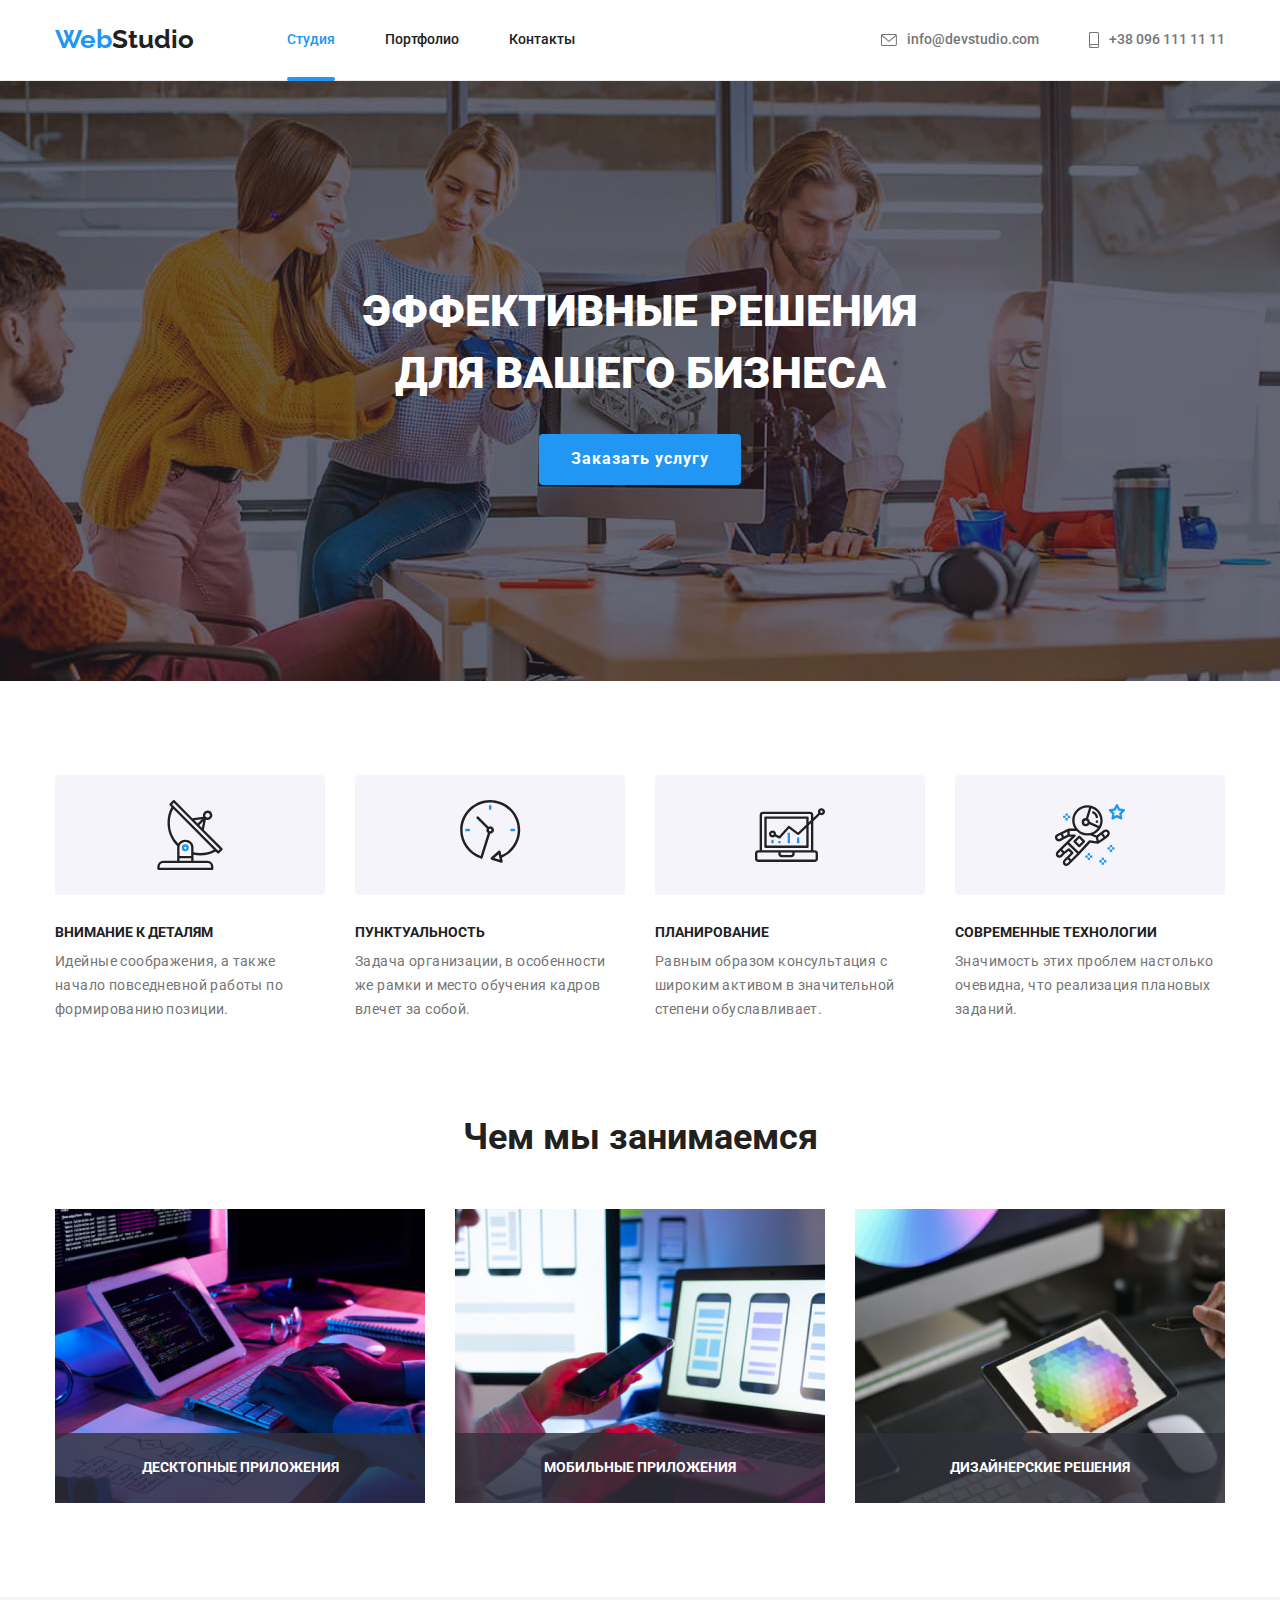
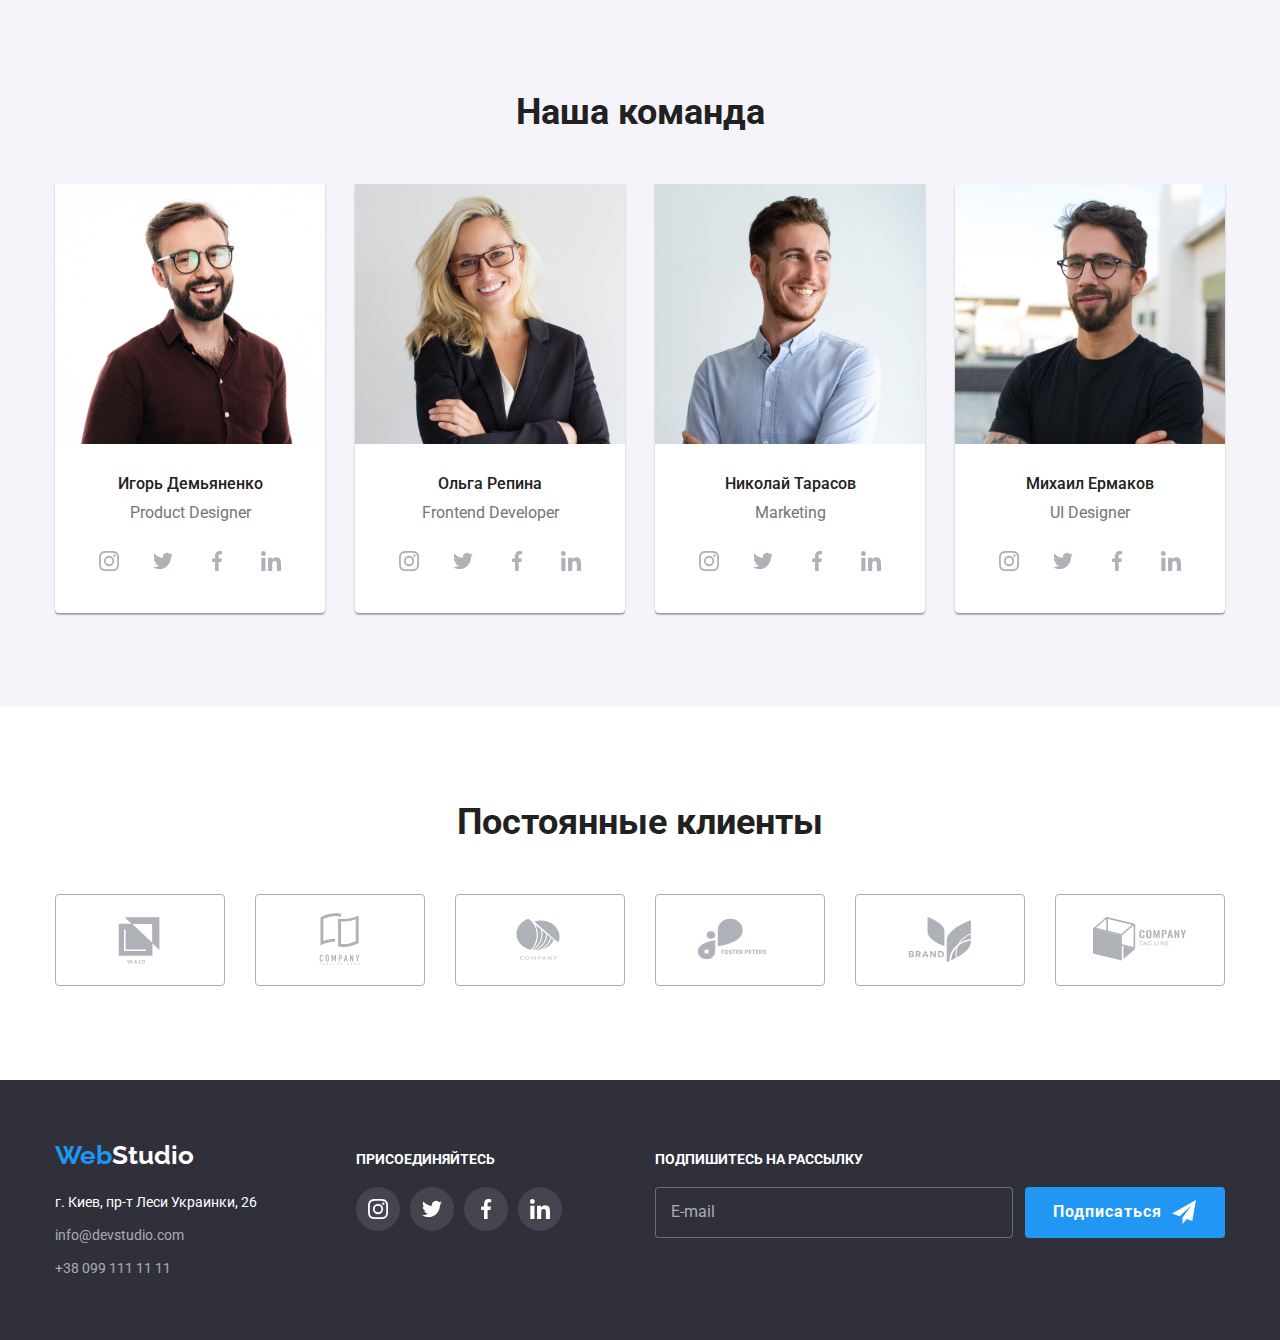
<file: index.html>
<!DOCTYPE html>
<html lang="ru">
  <head>
    <meta charset="UTF-8" />
    <meta http-equiv="X-UA-Compatible" content="IE=edge" />
    <meta name="viewport" content="width=device-width, initial-scale=1.0" />
    <title>Studio</title>
    <link rel="preconnect" href="https://fonts.googleapis.com" />
    <link rel="preconnect" href="https://fonts.gstatic.com" crossorigin />
    <link
      href="https://fonts.googleapis.com/css2?family=Raleway:wght@700&family=Roboto:wght@400;500;700;900&display=swap"
      rel="stylesheet"
    />
    <link
      rel="stylesheet"
      href="https://cdnjs.cloudflare.com/ajax/libs/modern-normalize/1.0.0/modern-normalize.min.css"
    />
    <link rel="stylesheet" href="./css/main.min.css" />
  </head>
  <body class="body">
    <!-- Section header -->
    <header class="header">
      <div class="container header__container">
        <nav class="nav">
          <a class="logo" href="">Web<span class="logo__right">Studio</span></a>
          <ul class="navigator">
            <li class="navigator__item">
              <a
                class="navigator__link navigator__link--current"
                href="index.html"
                >Студия</a
              >
            </li>
            <li class="navigator__item">
              <a class="navigator__link" href="portfolio.html">Портфолио</a>
            </li>
            <li class="navigator__item">
              <a class="navigator__link" href="">Контакты</a>
            </li>
          </ul>
        </nav>
        <ul class="contacts">
          <li class="contacts__item">
            <a class="contacts__link" href="mailto:info@devstudio.com"
              ><svg class="contacts__icon--mail">
                <use
                  href="./images/icons.svg/contacts/contacts-sprite.svg#envelope"
                ></use></svg
              >info@devstudio.com</a
            >
          </li>
          <li class="contacts__item">
            <a class="contacts__link" href="tel:+380961111111"
              ><svg class="contacts__icon--tel">
                <use
                  href="./images/icons.svg/contacts/contacts-sprite.svg#smartphone"
                ></use></svg
              >+38 096 111 11 11</a
            >
          </li>
        </ul>
      </div>
    </header>
    <main>
      <!-- Section hero -->
      <section class="hero">
        <h1 class="hero__title">ЭФФЕКТИВНЫЕ РЕШЕНИЯ<br />ДЛЯ ВАШЕГО БИЗНЕСА</h1>
        <button class="button hero__button" type="button" data-modal-open>
          Заказать услугу
        </button>
        <div class="backdrop is-hidden" data-modal>
          <div class="modal">
            <button class="button-close" data-modal-close>
              <svg class="button-close__icon">
                <use href="./images/icons.svg/form/form-sprite.svg#close"></use>
              </svg>
            </button>
            <h2 class="modal__title">
              Оставьте свои данные, мы вам перезвоним
            </h2>
            <form autocomplete="off">
              <div class="form-modal">
                <label class="form-modal__label" for="name">Имя</label>
                <input
                  class="form-modal__input"
                  type="text"
                  name="name"
                  id="name"
                />
                <svg class="form-modal__icon">
                  <use
                    href="./images/icons.svg/form/form-sprite.svg#person"
                  ></use>
                </svg>
              </div>
              <div class="form-modal">
                <label class="form-modal__label" for="tel">Телефон</label>
                <input
                  class="form-modal__input"
                  type="tel"
                  name="tel"
                  id="tel"
                />
                <svg class="form-modal__icon">
                  <use
                    href="./images/icons.svg/form/form-sprite.svg#phone"
                  ></use>
                </svg>
              </div>
              <div class="form-modal">
                <label class="form-modal__label" for="mail">Почта</label>
                <input
                  class="form-modal__input"
                  type="mail"
                  name="mail"
                  id="mail"
                />
                <svg class="form-modal__icon">
                  <use
                    href="./images/icons.svg/form/form-sprite.svg#email"
                  ></use>
                </svg>
              </div>
              <div class="form-modal form-modal--last">
                <label class="form-modal__label" for="comment"
                  >Комментарий</label
                >
                <textarea
                  class="form-modal__textarea"
                  type="comment"
                  name="comment"
                  id="comment"
                  placeholder="Введите текст"
                ></textarea>
              </div>
              <label class="checkbox__label">
                <input
                  class="checkbox__input"
                  type="checkbox"
                  name="checkbox"
                />
                <span class="checkbox__icon"></span>
                Соглашаюсь с рассылкой и принимаю<span
                  ><a class="checkbox__link" href="">Условия договора</a></span
                ></label
              >
              <button class="button modal__button" type="submit">
                Отправить
              </button>
            </form>
          </div>
        </div>
      </section>

      <!-- Section advantages -->
      <section class="section">
        <div class="container">
          <h2 class="section__title visually-hidden">Наши преимущества</h2>
          <ul class="advantages">
            <li class="advantages__item">
              <div class="advantages__box">
                <svg class="advantages__icon">
                  <use
                    href="./images/icons.svg/advantages/advantages-sprite.svg#antenna"
                  ></use>
                </svg>
              </div>
              <h3 class="advantages__title">ВНИМАНИЕ К ДЕТАЛЯМ</h3>
              <p class="advantages__text">
                Идейные соображения, а также начало повседневной работы по
                формированию позиции.
              </p>
            </li>
            <li class="advantages__item">
              <div class="advantages__box">
                <svg class="advantages__icon">
                  <use
                    href="./images/icons.svg/advantages/advantages-sprite.svg#clock"
                  ></use>
                </svg>
              </div>
              <h3 class="advantages__title">ПУНКТУАЛЬНОСТЬ</h3>
              <p class="advantages__text">
                Задача организации, в особенности же рамки и место обучения
                кадров влечет за собой.
              </p>
            </li>
            <li class="advantages__item">
              <div class="advantages__box">
                <svg class="advantages__icon">
                  <use
                    href="./images/icons.svg/advantages/advantages-sprite.svg#diagram"
                  ></use>
                </svg>
              </div>
              <h3 class="advantages__title">ПЛАНИРОВАНИЕ</h3>
              <p class="advantages__text">
                Равным образом консультация с широким активом в значительной
                степени обуславливает.
              </p>
            </li>
            <li class="advantages__item">
              <div class="advantages__box">
                <svg class="advantages__icon">
                  <use
                    href="./images/icons.svg/advantages/advantages-sprite.svg#astronaut"
                  ></use>
                </svg>
              </div>
              <h3 class="advantages__title">СОВРЕМЕННЫЕ ТЕХНОЛОГИИ</h3>
              <p class="advantages__text">
                Значимость этих проблем настолько очевидна, что реализация
                плановых заданий.
              </p>
            </li>
          </ul>
        </div>
      </section>

      <!-- Section presentation -->
      <section class="section section--no-padding-top">
        <div class="container">
          <h2 class="section__title">Чем мы занимаемся</h2>
          <ul class="presentation">
            <li class="presentation__item">
              <div class="presentation__thumb">
                <img
                  class="presentation__img"
                  src="./images/studio/presentation/img-1.jpg"
                  alt="программист-работающий"
                />
                <div class="presentation__box">
                  <h3 class="presentation__title">ДЕСКТОПНЫЕ ПРИЛОЖЕНИЯ</h3>
                </div>
              </div>
            </li>
            <li class="presentation__item">
              <div class="presentation__thumb">
                <img
                  class="presentation__img"
                  src="./images/studio/presentation/img-2.jpg"
                  alt="дизайнеры-разрабатывают-приложение-смартфона"
                />
                <div class="presentation__box">
                  <h3 class="presentation__title">МОБИЛЬНЫЕ ПРИЛОЖЕНИЯ</h3>
                </div>
              </div>
            </li>
            <li class="presentation__item">
              <div class="presentation__thumb">
                <img
                  class="presentation__img"
                  src="./images/studio/presentation/img-3.jpg"
                  alt="креативный-художник-выбирает-цвет-графического-планшета"
                />
                <div class="presentation__box">
                  <h3 class="presentation__title">ДИЗАЙНЕРСКИЕ РЕШЕНИЯ</h3>
                </div>
              </div>
            </li>
          </ul>
        </div>
      </section>

      <!-- Section team -->
      <section class="section section--other-background">
        <div class="container">
          <h2 class="section__title">Наша команда</h2>
          <ul class="team">
            <li class="team__item">
              <img
                class="team__img"
                src="./images/studio/team/img-1.jpg"
                alt="Игорь Демьяненко-Дизайнер продукта"
              />
              <div class="team__box">
                <h3 class="team__title">Игорь Демьяненко</h3>
                <p class="team__text">Product Designer</p>
                <ul class="messengers">
                  <li class="messengers__item">
                    <a
                      class="messengers__link"
                      href="https://www.instagram.com"
                      target="_blank"
                      rel="noreferrer noopener"
                    >
                      <svg class="messengers__icon">
                        <use
                          href="./images/icons.svg/messengers/messengers-sprite.svg#instagram"
                        ></use>
                      </svg>
                    </a>
                  </li>
                  <li class="messengers__item">
                    <a
                      class="messengers__link"
                      href="https://www.twitter.com"
                      target="_blank"
                      rel="noreferrer noopener"
                    >
                      <svg class="messengers__icon">
                        <use
                          href="./images/icons.svg/messengers/messengers-sprite.svg#twitter"
                        ></use>
                      </svg>
                    </a>
                  </li>
                  <li class="messengers__item">
                    <a
                      class="messengers__link"
                      href="https://www.facebook.com"
                      target="_blank"
                      rel="noreferrer noopener"
                    >
                      <svg class="messengers__icon">
                        <use
                          href="./images/icons.svg/messengers/messengers-sprite.svg#facebook"
                        ></use>
                      </svg>
                    </a>
                  </li>
                  <li class="messengers__item">
                    <a
                      class="messengers__link"
                      href="https://www.linkedin.com"
                      target="_blank"
                      rel="noreferrer noopener"
                    >
                      <svg class="messengers__icon">
                        <use
                          href="./images/icons.svg/messengers/messengers-sprite.svg#linkedin"
                        ></use>
                      </svg>
                    </a>
                  </li>
                </ul>
              </div>
            </li>
            <li class="team__item">
              <img
                class="img-team"
                src="./images/studio/team/img-2.jpg"
                alt="Ольга Репина-Фронтенд разработчик"
              />
              <div class="team__box">
                <h3 class="team__title">Ольга Репина</h3>
                <p class="team__text">Frontend Developer</p>
                <ul class="messengers">
                  <li class="messengers__item">
                    <a
                      class="messengers__link"
                      href="https://www.instagram.com"
                      target="_blank"
                      rel="noreferrer noopener"
                    >
                      <svg class="messengers__icon">
                        <use
                          href="./images/icons.svg/messengers/messengers-sprite.svg#instagram"
                        ></use>
                      </svg>
                    </a>
                  </li>
                  <li class="messengers__item">
                    <a
                      class="messengers__link"
                      href="https://www.twitter.com"
                      target="_blank"
                      rel="noreferrer noopener"
                    >
                      <svg class="messengers__icon">
                        <use
                          href="./images/icons.svg/messengers/messengers-sprite.svg#twitter"
                        ></use>
                      </svg>
                    </a>
                  </li>
                  <li class="messengers__item">
                    <a
                      class="messengers__link"
                      href="https://www.facebook.com"
                      target="_blank"
                      rel="noreferrer noopener"
                    >
                      <svg class="messengers__icon">
                        <use
                          href="./images/icons.svg/messengers/messengers-sprite.svg#facebook"
                        ></use>
                      </svg>
                    </a>
                  </li>
                  <li class="messengers__item">
                    <a
                      class="messengers__link"
                      href="https://www.linkedin.com"
                      target="_blank"
                      rel="noreferrer noopener"
                    >
                      <svg class="messengers__icon">
                        <use
                          href="./images/icons.svg/messengers/messengers-sprite.svg#linkedin"
                        ></use>
                      </svg>
                    </a>
                  </li>
                </ul>
              </div>
            </li>
            <li class="team__item">
              <img
                class="img-team"
                src="./images/studio/team/img-3.jpg"
                alt="Николай Тарасов-Маркетинг"
              />
              <div class="team__box">
                <h3 class="team__title">Николай Тарасов</h3>
                <p class="team__text">Marketing</p>
                <ul class="messengers">
                  <li class="messengers__item">
                    <a
                      class="messengers__link"
                      href="https://www.instagram.com"
                      target="_blank"
                      rel="noreferrer noopener"
                    >
                      <svg class="messengers__icon">
                        <use
                          href="./images/icons.svg/messengers/messengers-sprite.svg#instagram"
                        ></use>
                      </svg>
                    </a>
                  </li>
                  <li class="messengers__item">
                    <a
                      class="messengers__link"
                      href="https://www.twitter.com"
                      target="_blank"
                      rel="noreferrer noopener"
                    >
                      <svg class="messengers__icon">
                        <use
                          href="./images/icons.svg/messengers/messengers-sprite.svg#twitter"
                        ></use>
                      </svg>
                    </a>
                  </li>
                  <li class="messengers__item">
                    <a
                      class="messengers__link"
                      href="https://www.facebook.com"
                      target="_blank"
                      rel="noreferrer noopener"
                    >
                      <svg class="messengers__icon">
                        <use
                          href="./images/icons.svg/messengers/messengers-sprite.svg#facebook"
                        ></use>
                      </svg>
                    </a>
                  </li>
                  <li class="messengers__item">
                    <a
                      class="messengers__link"
                      href="https://www.linkedin.com"
                      target="_blank"
                      rel="noreferrer noopener"
                    >
                      <svg class="messengers__icon">
                        <use
                          href="./images/icons.svg/messengers/messengers-sprite.svg#linkedin"
                        ></use>
                      </svg>
                    </a>
                  </li>
                </ul>
              </div>
            </li>
            <li class="team__item">
              <img
                class="img-team"
                src="./images/studio/team/img-4.jpg"
                alt="Михаил Ермаков-Дизайнер интерфейса"
              />
              <div class="team__box">
                <h3 class="team__title">Михаил Ермаков</h3>
                <p class="team__text">UI Designer</p>
                <ul class="messengers">
                  <li class="messengers__item">
                    <a
                      class="messengers__link"
                      href="https://www.instagram.com"
                      target="_blank"
                      rel="noreferrer noopener"
                    >
                      <svg class="messengers__icon">
                        <use
                          href="./images/icons.svg/messengers/messengers-sprite.svg#instagram"
                        ></use>
                      </svg>
                    </a>
                  </li>
                  <li class="messengers__item">
                    <a
                      class="messengers__link"
                      href="https://www.twitter.com"
                      target="_blank"
                      rel="noreferrer noopener"
                    >
                      <svg class="messengers__icon">
                        <use
                          href="./images/icons.svg/messengers/messengers-sprite.svg#twitter"
                        ></use>
                      </svg>
                    </a>
                  </li>
                  <li class="messengers__item">
                    <a
                      class="messengers__link"
                      href="https://www.facebook.com"
                      target="_blank"
                      rel="noreferrer noopener"
                    >
                      <svg class="messengers__icon">
                        <use
                          href="./images/icons.svg/messengers/messengers-sprite.svg#facebook"
                        ></use>
                      </svg>
                    </a>
                  </li>
                  <li class="messengers__item">
                    <a
                      class="messengers__link"
                      href="https://www.linkedin.com"
                      target="_blank"
                      rel="noreferrer noopener"
                    >
                      <svg class="messengers__icon">
                        <use
                          href="./images/icons.svg/messengers/messengers-sprite.svg#linkedin"
                        ></use>
                      </svg>
                    </a>
                  </li>
                </ul>
              </div>
            </li>
          </ul>
        </div>
      </section>
    </main>

    <!-- Section customers -->
    <section class="section">
      <div class="container">
        <h2 class="section__title">Постоянные клиенты</h2>
        <ul class="customers">
          <li class="customers__item">
            <a class="customers__link" href="">
              <svg class="customers__icon">
                <use
                  href="./images/icons.svg/customers/customers-sprite.svg#client-1"
                ></use>
              </svg>
            </a>
          </li>
          <li class="customers__item">
            <a class="customers__link" href="">
              <svg class="customers__icon">
                <use
                  href="./images/icons.svg/customers/customers-sprite.svg#client-2"
                ></use>
              </svg>
            </a>
          </li>
          <li class="customers__item">
            <a class="customers__link" href="">
              <svg class="customers__icon">
                <use
                  href="./images/icons.svg/customers/customers-sprite.svg#client-3"
                ></use>
              </svg>
            </a>
          </li>
          <li class="customers__item">
            <a class="customers__link" href="">
              <svg class="customers__icon">
                <use
                  href="./images/icons.svg/customers/customers-sprite.svg#client-4"
                ></use>
              </svg>
            </a>
          </li>
          <li class="customers__item">
            <a class="customers__link" href="">
              <svg class="customers__icon">
                <use
                  href="./images/icons.svg/customers/customers-sprite.svg#client-5"
                ></use>
              </svg>
            </a>
          </li>
          <li class="customers__item">
            <a class="customers__link" href="">
              <svg class="customers__icon">
                <use
                  href="./images/icons.svg/customers/customers-sprite.svg#client-6"
                ></use>
              </svg>
            </a>
          </li>
        </ul>
      </div>
    </section>

    <!-- Section footer -->
    <footer class="footer">
      <div class="container footer-container">
        <div class="footer-logo">
          <a class="logo" href=""
            >Web<span class="logo__right--colour">Studio</span></a
          >
          <ul class="footer-address">
            <li class="footer-address__item">
              <a
                class="footer-address__link footer-address__link--colour"
                href=""
                >г. Киев, пр-т Леси Украинки, 26</a
              >
            </li>
            <li class="footer-address__item">
              <a class="footer-address__link" href="">info@devstudio.com</a>
            </li>
            <li class="footer-address__item">
              <a class="footer-address__link" href="">+38 099 111 11 11</a>
            </li>
          </ul>
        </div>
        <div class="footer-messengers">
          <h2 class="footer__title">ПРИСОЕДИНЯЙТЕСЬ</h2>
          <ul class="footer-messengers__list">
            <li class="messengers__item">
              <a
                class="messengers__link messengers__link--сolour"
                href="https://www.instagram.com"
                target="_blank"
                rel="noreferrer noopener"
              >
                <svg class="messengers__icon">
                  <use
                    href="./images/icons.svg/messengers/messengers-sprite.svg#instagram"
                  ></use>
                </svg>
              </a>
            </li>
            <li class="messengers__item">
              <a
                class="messengers__link messengers__link--сolour"
                href="https://www.twitter.com"
                target="_blank"
                rel="noreferrer noopener"
              >
                <svg class="messengers__icon">
                  <use
                    href="./images/icons.svg/messengers/messengers-sprite.svg#twitter"
                  ></use>
                </svg>
              </a>
            </li>
            <li class="messengers__item">
              <a
                class="messengers__link messengers__link--сolour"
                href="https://www.facebook.com"
                target="_blank"
                rel="noreferrer noopener"
              >
                <svg class="messengers__icon">
                  <use
                    href="./images/icons.svg/messengers/messengers-sprite.svg#facebook"
                  ></use>
                </svg>
              </a>
            </li>
            <li class="messengers__item">
              <a
                class="messengers__link messengers__link--сolour"
                href="https://www.linkedin.com"
                target="_blank"
                rel="noreferrer noopener"
              >
                <svg class="messengers__icon">
                  <use
                    href="./images/icons.svg/messengers/messengers-sprite.svg#linkedin"
                  ></use>
                </svg>
              </a>
            </li>
          </ul>
        </div>
        <form class="form-footer">
          <h2 class="footer__title">ПОДПИШИТЕСЬ НА РАССЫЛКУ</h2>
          <div class="form-footer__list">
            <input
              class="form-footer__input"
              type="email"
              name="mail"
              placeholder="E-mail"
              autocomplete="off"
            />
            <button class="form-footer__button" type="submit">
              Подписаться
              <svg class="form-footer__icon">
                <use href="./images/icons.svg/form/form-sprite.svg#send"></use>
              </svg>
            </button>
          </div>
        </form>
      </div>
    </footer>
    <script src="./js/modal.js"></script>
  </body>
</html>
</file>
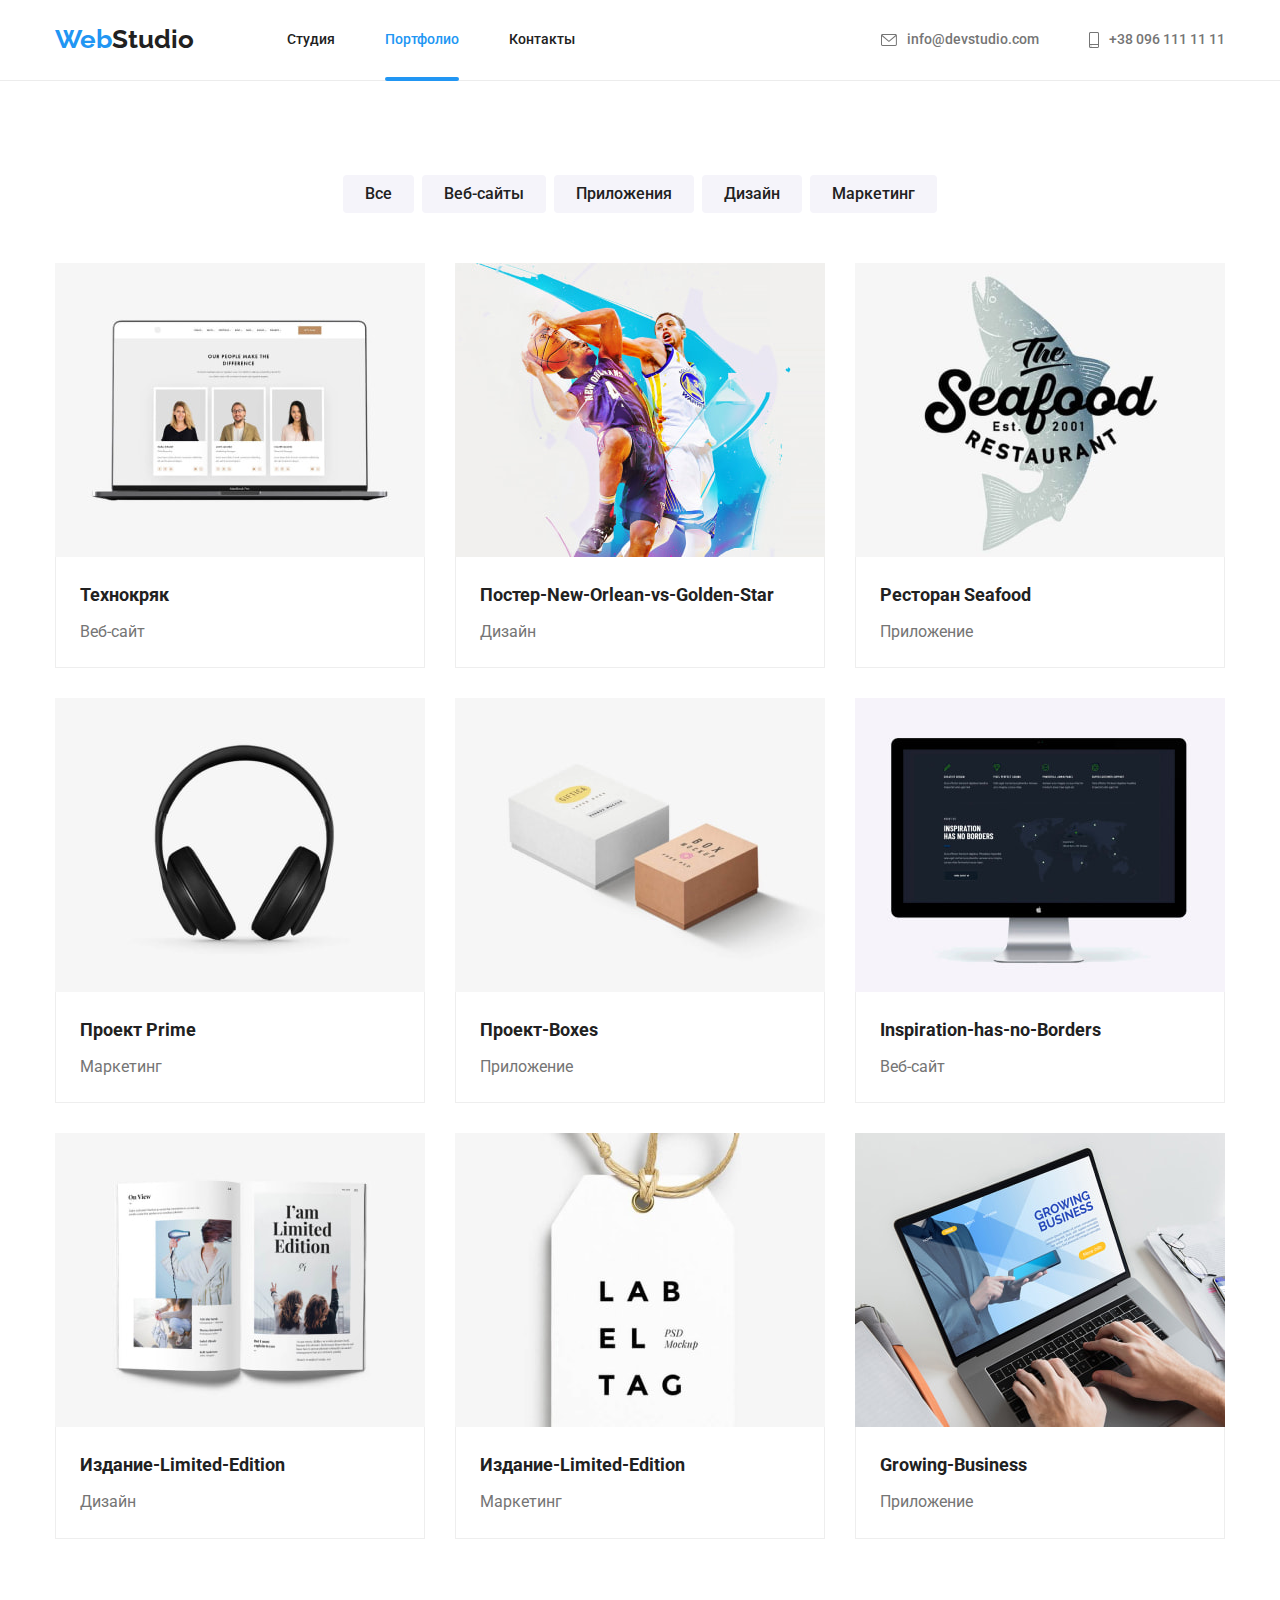
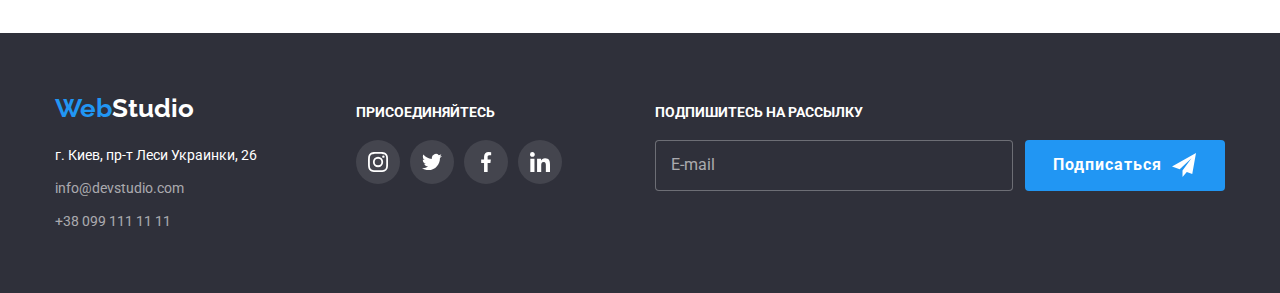
<file: portfolio.html>
<!DOCTYPE html>
<html lang="ru">
  <head>
    <meta charset="UTF-8" />
    <meta http-equiv="X-UA-Compatible" content="IE=edge" />
    <meta name="viewport" content="width=device-width, initial-scale=1.0" />
    <title>Studio</title>
    <link rel="preconnect" href="https://fonts.googleapis.com" />
    <link rel="preconnect" href="https://fonts.gstatic.com" crossorigin />
    <link
      href="https://fonts.googleapis.com/css2?family=Raleway:wght@700&family=Roboto:wght@400;500;700;900&display=swap"
      rel="stylesheet"
    />
    <link
      rel="stylesheet"
      href="https://cdnjs.cloudflare.com/ajax/libs/modern-normalize/1.0.0/modern-normalize.min.css"
    />
    <link rel="stylesheet" href="./css/main.min.css" />
  </head>
  <body class="body">
    <!-- Section header -->
    <header class="header">
      <div class="container header__container">
        <nav class="nav">
          <a class="logo" href="">Web<span class="logo__right">Studio</span></a>
          <ul class="navigator">
            <li class="navigator__item">
              <a class="navigator__link" href="index.html">Студия</a>
            </li>
            <li class="navigator__item">
              <a
                class="navigator__link navigator__link--current"
                href="portfolio.html"
                >Портфолио</a
              >
            </li>
            <li class="navigator__item">
              <a class="navigator__link" href="">Контакты</a>
            </li>
          </ul>
        </nav>
        <ul class="contacts">
          <li class="contacts__item">
            <a class="contacts__link" href="mailto:info@devstudio.com"
              ><svg class="contacts__icon--mail">
                <use
                  href="./images/icons.svg/contacts/contacts-sprite.svg#envelope"
                ></use></svg
              >info@devstudio.com</a
            >
          </li>
          <li class="contacts__item">
            <a class="contacts__link" href="tel:+380961111111"
              ><svg class="contacts__icon--tel">
                <use
                  href="./images/icons.svg/contacts/contacts-sprite.svg#smartphone"
                ></use></svg
              >+38 096 111 11 11</a
            >
          </li>
        </ul>
      </div>
    </header>
    <main>
      <!-- Section portfolio -->
      <section class="section">
        <div class="container">
          <h2 class="section__title visually-hidden">Наши работы</h2>
          <ul class="button-list">
            <li class="button-list__item">
              <button class="button-list__button" type="button">Все</button>
            </li>
            <li class="button-list__item">
              <button class="button-list__button" type="button">
                Веб-сайты
              </button>
            </li>
            <li class="button-list__item">
              <button class="button-list__button" type="button">
                Приложения
              </button>
            </li>
            <li class="button-list__item">
              <button class="button-list__button" type="button">Дизайн</button>
            </li>
            <li class="button-list__item">
              <button class="button-list__button" type="button">
                Маркетинг
              </button>
            </li>
          </ul>
          <ul class="portfolio">
            <li class="portfolio__item">
              <a class="portfolio__link" href="">
                <div class="portfolio__thumb">
                  <img
                    class="portfolio__img"
                    src="./images/portfolio/projects/img-1.jpg"
                    alt="Веб сайт-Технокряк"
                  />
                  <div class="portfolio__box">
                    <p class="portfolio__text">
                      Ресурс предлагает комплексные предложения с разным уровнем
                      функционала и сервисов. Все это позволит посетителю
                      получить исчерпывающие сведения о компании или частном
                      лице.
                    </p>
                  </div>
                </div>
                <div class="portfolio__list">
                  <h2 class="portfolio__title">Технокряк</h2>
                  <p class="portfolio__subtitle">Веб-сайт</p>
                </div>
              </a>
            </li>
            <li class="portfolio__item">
              <a class="portfolio__link" href="">
                <div class="portfolio__thumb">
                  <img
                    class="portfolio__img"
                    src="./images/portfolio/projects/img-2.jpg"
                    alt="Дизайн-Постер Новый Орлеан против Золотой Звезды"
                  />
                  <div class="portfolio__box">
                    <p class="portfolio__text">
                      Lorem ipsum dolor sit amet consectetur adipisicing elit.
                      Modi officia ex ipsam nam, quibusdam libero eligendi quam
                      corrupti blanditiis perspiciatis repellat eos accusantium
                      velit amet, vel magni molestias hic corporis.
                    </p>
                  </div>
                </div>
                <div class="portfolio__list">
                  <h2 class="portfolio__title">
                    Постер-New-Orlean-vs-Golden-Star
                  </h2>
                  <p class="portfolio__subtitle">Дизайн</p>
                </div>
              </a>
            </li>
            <li class="portfolio__item">
              <a class="portfolio__link" href="">
                <div class="portfolio__thumb">
                  <img
                    class="portfolio__img"
                    src="./images/portfolio/projects/img-3.jpg"
                    alt="Приложение-Ресторан Морепродукты"
                  />
                  <div class="portfolio__box">
                    <p class="portfolio__text">
                      Lorem ipsum dolor sit amet consectetur adipisicing elit.
                      Modi officia ex ipsam nam, quibusdam libero eligendi quam
                      corrupti blanditiis perspiciatis repellat eos accusantium
                      velit amet, vel magni molestias hic corporis.
                    </p>
                  </div>
                </div>
                <div class="portfolio__list">
                  <h2 class="portfolio__title">Ресторан Seafood</h2>
                  <p class="portfolio__subtitle">Приложение</p>
                </div>
              </a>
            </li>
            <li class="portfolio__item">
              <a class="portfolio__link" href=""
                ><div class="portfolio__thumb">
                  <img
                    class="portfolio__img"
                    src="./images/portfolio/projects/img-4.jpg"
                    alt="Маркетинг-Проект Прайм"
                  />
                  <div class="portfolio__box">
                    <p class="portfolio__text">
                      Lorem ipsum dolor sit amet consectetur adipisicing elit.
                      Modi officia ex ipsam nam, quibusdam libero eligendi quam
                      corrupti blanditiis perspiciatis repellat eos accusantium
                      velit amet, vel magni molestias hic corporis.
                    </p>
                  </div>
                </div>
                <div class="portfolio__list">
                  <h2 class="portfolio__title">Проект Prime</h2>
                  <p class="portfolio__subtitle">Маркетинг</p>
                </div>
              </a>
            </li>
            <li class="portfolio__item">
              <a class="portfolio__link" href=""
                ><div class="portfolio__thumb">
                  <img
                    class="portfolio__img"
                    src="./images/portfolio/projects/img-5.jpg"
                    alt="Приложение-Проект Коробки"
                  />
                  <div class="portfolio__box">
                    <p class="portfolio__text">
                      Lorem ipsum dolor sit amet consectetur adipisicing elit.
                      Modi officia ex ipsam nam, quibusdam libero eligendi quam
                      corrupti blanditiis perspiciatis repellat eos accusantium
                      velit amet, vel magni molestias hic corporis.
                    </p>
                  </div>
                </div>
                <div class="portfolio__list">
                  <h2 class="portfolio__title">Проект-Boxes</h2>
                  <p class="portfolio__subtitle">Приложение</p>
                </div>
              </a>
            </li>
            <li class="portfolio__item">
              <a class="portfolio__link" href=""
                ><div class="portfolio__thumb">
                  <img
                    class="portfolio__img"
                    src="./images/portfolio/projects/img-6.jpg"
                    alt="Веб сайт-Вдохновение не имеет границ"
                  />
                  <div class="portfolio__box">
                    <p class="portfolio__text">
                      Lorem ipsum dolor sit amet consectetur adipisicing elit.
                      Modi officia ex ipsam nam, quibusdam libero eligendi quam
                      corrupti blanditiis perspiciatis repellat eos accusantium
                      velit amet, vel magni molestias hic corporis.
                    </p>
                  </div>
                </div>
                <div class="portfolio__list">
                  <h2 class="portfolio__title">Inspiration-has-no-Borders</h2>
                  <p class="portfolio__subtitle">Веб-сайт</p>
                </div>
              </a>
            </li>
            <li class="portfolio__item">
              <a class="portfolio__link" href=""
                ><div class="portfolio__thumb">
                  <img
                    class="portfolio__img"
                    src="./images/portfolio/projects/img-7.jpg"
                    alt="Дизайн-Издание Ограниченная Версия"
                  />
                  <div class="portfolio__box">
                    <p class="portfolio__text">
                      Lorem ipsum dolor sit amet consectetur adipisicing elit.
                      Modi officia ex ipsam nam, quibusdam libero eligendi quam
                      corrupti blanditiis perspiciatis repellat eos accusantium
                      velit amet, vel magni molestias hic corporis.
                    </p>
                  </div>
                </div>
                <div class="portfolio__list">
                  <h2 class="portfolio__title">Издание-Limited-Edition</h2>
                  <p class="portfolio__subtitle">Дизайн</p>
                </div>
              </a>
            </li>
            <li class="portfolio__item">
              <a class="portfolio__link" href=""
                ><div class="portfolio__thumb">
                  <img
                    class="portfolio__img"
                    src="./images/portfolio/projects/img-8.jpg"
                    alt="Маркетинг-Проект ЛАБ"
                  />
                  <div class="portfolio__box">
                    <p class="portfolio__text">
                      Lorem ipsum dolor sit amet consectetur adipisicing elit.
                      Modi officia ex ipsam nam, quibusdam libero eligendi quam
                      corrupti blanditiis perspiciatis repellat eos accusantium
                      velit amet, vel magni molestias hic corporis.
                    </p>
                  </div>
                </div>
                <div class="portfolio__list">
                  <h2 class="portfolio__title">Издание-Limited-Edition</h2>
                  <p class="portfolio__subtitle">Маркетинг</p>
                </div>
              </a>
            </li>
            <li class="portfolio__item">
              <a class="portfolio__link" href=""
                ><div class="portfolio__thumb">
                  <img
                    class="portfolio__img"
                    src="./images/portfolio/projects/img-9.jpg"
                    alt="Приложение-Растущий бизнес"
                  />
                  <div class="portfolio__box">
                    <p class="portfolio__text">
                      Lorem ipsum dolor sit amet consectetur adipisicing elit.
                      Modi officia ex ipsam nam, quibusdam libero eligendi quam
                      corrupti blanditiis perspiciatis repellat eos accusantium
                      velit amet, vel magni molestias hic corporis.
                    </p>
                  </div>
                </div>
                <div class="portfolio__list">
                  <h2 class="portfolio__title">Growing-Business</h2>
                  <p class="portfolio__subtitle">Приложение</p>
                </div>
              </a>
            </li>
          </ul>
        </div>
      </section>
    </main>

    <!-- Section footer -->
    <footer class="footer">
      <div class="container footer-container">
        <div class="footer-logo">
          <a class="logo" href=""
            >Web<span class="logo__right--colour">Studio</span></a
          >
          <ul class="footer-address">
            <li class="footer-address__item">
              <a
                class="footer-address__link footer-address__link--colour"
                href=""
                >г. Киев, пр-т Леси Украинки, 26</a
              >
            </li>
            <li class="footer-address__item">
              <a class="footer-address__link" href="">info@devstudio.com</a>
            </li>
            <li class="footer-address__item">
              <a class="footer-address__link" href="">+38 099 111 11 11</a>
            </li>
          </ul>
        </div>
        <div class="footer-messengers">
          <h2 class="footer__title">ПРИСОЕДИНЯЙТЕСЬ</h2>
          <ul class="footer-messengers__list">
            <li class="messengers__item">
              <a
                class="messengers__link messengers__link--сolour"
                href="https://www.instagram.com"
                target="_blank"
                rel="noreferrer noopener"
              >
                <svg class="messengers__icon">
                  <use
                    href="./images/icons.svg/messengers/messengers-sprite.svg#instagram"
                  ></use>
                </svg>
              </a>
            </li>
            <li class="messengers__item">
              <a
                class="messengers__link messengers__link--сolour"
                href="https://www.twitter.com"
                target="_blank"
                rel="noreferrer noopener"
              >
                <svg class="messengers__icon">
                  <use
                    href="./images/icons.svg/messengers/messengers-sprite.svg#twitter"
                  ></use>
                </svg>
              </a>
            </li>
            <li class="messengers__item">
              <a
                class="messengers__link messengers__link--сolour"
                href="https://www.facebook.com"
                target="_blank"
                rel="noreferrer noopener"
              >
                <svg class="messengers__icon">
                  <use
                    href="./images/icons.svg/messengers/messengers-sprite.svg#facebook"
                  ></use>
                </svg>
              </a>
            </li>
            <li class="messengers__item">
              <a
                class="messengers__link messengers__link--сolour"
                href="https://www.linkedin.com"
                target="_blank"
                rel="noreferrer noopener"
              >
                <svg class="messengers__icon">
                  <use
                    href="./images/icons.svg/messengers/messengers-sprite.svg#linkedin"
                  ></use>
                </svg>
              </a>
            </li>
          </ul>
        </div>
        <form class="form-footer">
          <h2 class="footer__title">ПОДПИШИТЕСЬ НА РАССЫЛКУ</h2>
          <div class="form-footer__list">
            <input
              class="form-footer__input"
              type="email"
              name="mail"
              placeholder="E-mail"
              autocomplete="off"
            />
            <button class="form-footer__button" type="submit">
              Подписаться
              <svg class="form-footer__icon">
                <use href="./images/icons.svg/form/form-sprite.svg#send"></use>
              </svg>
            </button>
          </div>
        </form>
      </div>
    </footer>
    <script src="./js/modal.js"></script>
  </body>
</html>
</file>
<file: css/main.min.css>
ul,p,h1,h2,h3,h4{margin:0;padding:0;list-style:none}img{display:block;max-width:100%;height:auto}.body{color:#212121;font-family:"Roboto", sans-serif}.container{width:1200px;padding:0 15px;margin-left:auto;margin-right:auto}.section{padding-top:94px;padding-bottom:94px}.visually-hidden{position:absolute;width:1px;height:1px;margin:-1px;border:0;padding:0;clip:rect(0 0 0 0);overflow:hidden}.button{font-weight:700;font-size:16px;line-height:1.9;letter-spacing:0.06em;cursor:pointer;border-radius:4px;border:0;display:block;-webkit-transition-property:background-color, color;transition-property:background-color, color;-webkit-transition-duration:250ms;transition-duration:250ms;-webkit-transition-timing-function:cubic-bezier(0.4, 0, 0.2, 1);transition-timing-function:cubic-bezier(0.4, 0, 0.2, 1)}.button{background-color:#2196f3;color:#fff}.button:hover,.button:focus{background-color:#188ce8;color:#fff}.advantages,.presentation,.team,.customers{display:-webkit-box;display:-ms-flexbox;display:flex}.section__title{font-weight:700;font-size:36px;line-height:1.2;color:#212121;display:block;margin:0 auto;text-align:center;margin-bottom:50px}.logo{font-family:"Raleway", sans-serif;font-weight:700;font-size:26px;line-height:1.2;color:#2196f3;text-decoration:none;display:block}.logo__right{color:#212121}.logo__right--colour{color:#fff}.header{background-color:#fff;border-bottom:1px solid #ececec}.header__container,.nav{display:-webkit-box;display:-ms-flexbox;display:flex;-webkit-box-align:center;-ms-flex-align:center;align-items:center}.navigator{display:-webkit-box;display:-ms-flexbox;display:flex;margin-left:93px}.navigator__item+.navigator__item{margin-left:50px}.navigator__link{font-weight:500;font-size:14px;line-height:1.1;text-decoration:none;color:#212121}.navigator__link:hover,.navigator__link:focus,.navigator__link:active{color:#2196f3}.navigator__link--current{color:#2196f3;-webkit-transition-property:color;transition-property:color;-webkit-transition-duration:250ms;transition-duration:250ms;-webkit-transition-timing-function:cubic-bezier(0.4, 0, 0.2, 1);transition-timing-function:cubic-bezier(0.4, 0, 0.2, 1)}.contacts{display:-webkit-box;display:-ms-flexbox;display:flex;margin-left:auto}.contacts__item+.contacts__item{margin-left:50px}.contacts__link{font-weight:500;font-size:14px;line-height:1.1;text-decoration:none;color:#757575}.contacts__link:hover,.contacts__link:focus{color:#2196f3}.navigator__link,.contacts__link{display:-webkit-inline-box;display:-ms-inline-flexbox;display:inline-flex;-webkit-box-align:center;-ms-flex-align:center;align-items:center;padding-top:32px;padding-bottom:32px;-webkit-transition-property:color;transition-property:color;-webkit-transition-duration:250ms;transition-duration:250ms;-webkit-transition-timing-function:cubic-bezier(0.4, 0, 0.2, 1);transition-timing-function:cubic-bezier(0.4, 0, 0.2, 1)}.contacts__icon--mail{width:16px;height:12px;margin-right:10px;fill:currentColor}.contacts__icon--tel{width:10px;height:16px;margin-right:10px;fill:currentColor}.navigator__link--current{position:relative;-webkit-transition-property:opacity;transition-property:opacity;-webkit-transition-duration:250ms;transition-duration:250ms;-webkit-transition-timing-function:cubic-bezier(0.4, 0, 0.2, 1);transition-timing-function:cubic-bezier(0.4, 0, 0.2, 1)}.navigator__link--current:hover::after{opacity:1}.navigator__link--current::after{display:inline-block;position:absolute;content:" ";width:100%;height:4px;background-color:#2196f3;border-radius:4px;bottom:-1px;left:0}.hero{max-width:1600px;height:600px;margin-left:auto;margin-right:auto;padding-top:200px;padding-bottom:200px;background-image:-webkit-gradient(linear, left top, right top, from(rgba(47,48,58,0.4)), to(rgba(47,48,58,0.4))),url("../images/studio/hero/hero.jpg");background-image:linear-gradient(to right, rgba(47,48,58,0.4), rgba(47,48,58,0.4)),url("../images/studio/hero/hero.jpg");background-repeat:no-repeat;background-position:center;background-size:cover;background-color:#2f303a}.hero__title{font-weight:900;font-size:44px;line-height:1.4;color:#fff;text-align:center;margin-left:auto;margin-right:auto;margin-bottom:30px;width:696px}.hero__button{min-width:200px;padding:10px 32px;margin:0 auto}.backdrop{position:fixed;top:0;left:0;width:100%;height:100%;background-color:rgba(0,0,0,0.2);-webkit-transition-property:opacity, translate;transition-property:opacity, translate;-webkit-transition-duration:250ms;transition-duration:250ms;-webkit-transition-timing-function:cubic-bezier(0.4, 0, 0.2, 1);transition-timing-function:cubic-bezier(0.4, 0, 0.2, 1)}.backdrop.is-hidden{opacity:0;pointer-events:none;visibility:hidden}.modal{position:absolute;padding:40px;top:50%;left:50%;-webkit-transform:translate(-50%, -50%);transform:translate(-50%, -50%);opacity:1;min-width:528px;min-height:581px;border-radius:4px;background-color:#fff;-webkit-box-shadow:0px 2px 1px rgba(0,0,0,0.2),0px 1px 1px rgba(0,0,0,0.14),0px 1px 3px rgba(0,0,0,0.12);box-shadow:0px 2px 1px rgba(0,0,0,0.2),0px 1px 1px rgba(0,0,0,0.14),0px 1px 3px rgba(0,0,0,0.12)}.modal__title{font-weight:700;font-size:20px;line-height:1.2;color:#212121;letter-spacing:0.03em;text-align:center;margin-left:auto;margin-right:auto;margin-top:40;margin-bottom:12px}.modal__button{min-width:200px;padding:10px 55px;margin-left:auto;margin-right:auto;margin-top:30px}.button-close{position:absolute;width:30px;height:30px;border-radius:50px;border:1px solid rgba(0,0,0,0.1);right:8px;top:8px;background-color:#ffffff;padding:0;display:-webkit-box;display:-ms-flexbox;display:flex;-webkit-box-align:center;-ms-flex-align:center;align-items:center;-webkit-box-pack:center;-ms-flex-pack:center;justify-content:center;cursor:pointer}.button-close:hover{fill:#2196f3}.button-close__icon{width:18px;height:18px}.form-modal{display:-webkit-box;display:-ms-flexbox;display:flex;-webkit-box-orient:vertical;-webkit-box-direction:normal;-ms-flex-direction:column;flex-direction:column;position:relative;margin-bottom:10px}.form-modal--last{margin-bottom:0}.form-modal__label{margin-bottom:4px;font-weight:400;font-size:12px;line-height:1.2;color:#757575;letter-spacing:0.01em}.form-modal__input{height:40px;padding-left:40px;padding-top:14px;padding-bottom:14px;padding-right:14px;border:1px solid rgba(33,33,33,0.2);border-radius:4px;cursor:pointer;-webkit-transition-property:border-color;transition-property:border-color;-webkit-transition-duration:250ms;transition-duration:250ms;-webkit-transition-timing-function:cubic-bezier(0.4, 0, 0.2, 1);transition-timing-function:cubic-bezier(0.4, 0, 0.2, 1)}.form-modal__input:focus{border-color:#2196f3;outline:none}.form-modal__input:focus ~ .form-modal__icon{fill:#2196f3}.form-modal__textarea{height:120px;padding:12px 16px;border:1px solid rgba(33,33,33,0.2);border-radius:4px;cursor:pointer;resize:none;-webkit-transition-property:border-color;transition-property:border-color;-webkit-transition-duration:250ms;transition-duration:250ms;-webkit-transition-timing-function:cubic-bezier(0.4, 0, 0.2, 1);transition-timing-function:cubic-bezier(0.4, 0, 0.2, 1)}.form-modal__textarea:focus{border-color:#2196f3;outline:none}.form-modal__textarea::-webkit-input-placeholder{font-weight:400;font-size:14px;line-height:1.2;color:rgba(117,117,117,0.5)}.form-modal__textarea:-ms-input-placeholder{font-weight:400;font-size:14px;line-height:1.2;color:rgba(117,117,117,0.5)}.form-modal__textarea::-ms-input-placeholder{font-weight:400;font-size:14px;line-height:1.2;color:rgba(117,117,117,0.5)}.form-modal__textarea::placeholder{font-weight:400;font-size:14px;line-height:1.2;color:rgba(117,117,117,0.5)}.form-modal__icon{position:absolute;top:29px;left:14px;width:18px;height:18px;-webkit-transition-property:fill;transition-property:fill;-webkit-transition-duration:250ms;transition-duration:250ms;-webkit-transition-timing-function:cubic-bezier(0.4, 0, 0.2, 1);transition-timing-function:cubic-bezier(0.4, 0, 0.2, 1)}.checkbox__label{margin-top:20px;display:-webkit-box;display:-ms-flexbox;display:flex;-webkit-box-align:center;-ms-flex-align:center;align-items:center;-webkit-box-pack:center;-ms-flex-pack:center;justify-content:center;font-weight:400;font-size:14px;line-height:1.7;color:#757575;letter-spacing:0.03em}.checkbox__input{position:absolute;width:1px;height:1px;margin:-1px;border:0;padding:0;clip:rect(0 0 0 0);overflow:hidden}.checkbox__input:checked+.checkbox__icon{background-color:#2196f3;border-color:#2196f3;background-image:url(../images/icons.svg/form/check.svg);background-size:contain;background-origin:border-box}.checkbox__icon{width:16px;height:15px;border:2px solid #212121;border-radius:2px;margin-right:7px;-webkit-transition-property:background-color, border-color, background-image;transition-property:background-color, border-color, background-image;-webkit-transition-duration:250ms;transition-duration:250ms;-webkit-transition-timing-function:cubic-bezier(0.4, 0, 0.2, 1);transition-timing-function:cubic-bezier(0.4, 0, 0.2, 1)}.checkbox__link{margin-left:5px;color:#2196f3}.advantages__item{max-width:270px}.advantages__item:not(:last-child){margin-right:30px}.advantages__box{width:270px;height:120px;background-color:#f5f4fa;margin-bottom:30px;border-radius:4px;display:-webkit-box;display:-ms-flexbox;display:flex;-webkit-box-align:center;-ms-flex-align:center;align-items:center;-webkit-box-pack:center;-ms-flex-pack:center;justify-content:center}.advantages__icon{width:70px;height:70px}.advantages__title{font-weight:700;font-size:14px;line-height:1.1;color:#212121;margin-bottom:10px}.advantages__text{font-weight:400;font-size:14px;line-height:1.7;color:#757575;letter-spacing:0.03em}.section--no-padding-top{padding-top:0}.presentation__item:not(:last-child){margin-right:30px}.presentation__thumb{position:relative}.presentation__img{width:370px;height:294px}.presentation__box{width:370px;height:70px;background-color:rgba(47,48,58,0.8);display:-webkit-box;display:-ms-flexbox;display:flex;-webkit-box-align:center;-ms-flex-align:center;align-items:center;-webkit-box-pack:center;-ms-flex-pack:center;justify-content:center;position:absolute;bottom:0}.presentation__title{font-weight:700;font-size:14px;line-height:1.1;color:#fff}.section--other-background{background-color:#f5f4fa}.team__item{width:270px;background-color:#ffffff;border-bottom-right-radius:4px;border-bottom-left-radius:4px;-webkit-box-shadow:0px 2px 1px rgba(0,0,0,0.2),0px 1px 1px rgba(0,0,0,0.14),0px 1px 3px rgba(0,0,0,0.12);box-shadow:0px 2px 1px rgba(0,0,0,0.2),0px 1px 1px rgba(0,0,0,0.14),0px 1px 3px rgba(0,0,0,0.12)}.team__item:not(:last-child){margin-right:30px}.team__img{width:270px;height:260px}.team__box{display:block;padding-top:30px;padding-bottom:30px;margin:0 auto;text-align:center;text-decoration:none}.team__title{font-weight:500;font-size:16px;line-height:1.2;color:#212121;margin-bottom:10px}.team__text{font-weight:400;font-size:16px;line-height:1.2;color:#757575}.messengers{display:-webkit-box;display:-ms-flexbox;display:flex;margin-top:16px;-webkit-box-pack:center;-ms-flex-pack:center;justify-content:center}.messengers__item{width:44px;height:44px}.messengers__item:not(:last-child){margin-right:10px}.messengers__link{width:100%;height:100%;border-radius:50px;fill:#afb1b8;background-color:rgba(255,255,255,0.1);display:-webkit-box;display:-ms-flexbox;display:flex;-webkit-box-align:center;-ms-flex-align:center;align-items:center;-webkit-box-pack:center;-ms-flex-pack:center;justify-content:center;-webkit-transition-property:background-color, fill;transition-property:background-color, fill;-webkit-transition-duration:250ms;transition-duration:250ms;-webkit-transition-timing-function:cubic-bezier(0.4, 0, 0.2, 1);transition-timing-function:cubic-bezier(0.4, 0, 0.2, 1);background-color:rgba(255,255,255,0.1)}.messengers__link:hover,.messengers__link:focus{background-color:#2196f3;fill:#ffffff}.messengers__icon{width:20px;height:20px}.customers__item{width:170px;height:92px}.customers__item:not(:last-child){margin-right:30px}.customers__link{display:-webkit-box;display:-ms-flexbox;display:flex;-webkit-box-align:center;-ms-flex-align:center;align-items:center;-webkit-box-pack:center;-ms-flex-pack:center;justify-content:center;width:100%;height:100%;fill:#afb1b8;cursor:pointer;border:1px solid #afb1b8;border-radius:4px;-webkit-transition-property:border-color, fill;transition-property:border-color, fill;-webkit-transition-duration:250ms;transition-duration:250ms;-webkit-transition-timing-function:cubic-bezier(0.4, 0, 0.2, 1);transition-timing-function:cubic-bezier(0.4, 0, 0.2, 1)}.customers__link:hover,.customers__link:focus{border-color:#2196f3;fill:#2196f3}.customers__icon{width:106px;height:60px}.button-list{display:-webkit-box;display:-ms-flexbox;display:flex;margin-bottom:50px;-webkit-box-pack:center;-ms-flex-pack:center;justify-content:center}.button-list__item:not(:last-child){margin-right:8px}.button-list__button{background-color:#f5f4fa;font-weight:500;font-size:16px;line-height:1.6;color:#212121;cursor:pointer;border-radius:4px;border:0;padding:6px 22px;-webkit-transition-property:background-color, color, -webkit-box-shadow;transition-property:background-color, color, -webkit-box-shadow;transition-property:background-color, color, box-shadow;transition-property:background-color, color, box-shadow, -webkit-box-shadow;-webkit-transition-duration:250ms;transition-duration:250ms;-webkit-transition-timing-function:cubic-bezier(0.4, 0, 0.2, 1);transition-timing-function:cubic-bezier(0.4, 0, 0.2, 1)}.button-list__button:hover,.button-list__button:focus{background-color:#2196f3;color:#fff;-webkit-box-shadow:0px 4px 4px rgba(0,0,0,0.25);box-shadow:0px 4px 4px rgba(0,0,0,0.25)}.portfolio{display:-webkit-box;display:-ms-flexbox;display:flex;-ms-flex-wrap:wrap;flex-wrap:wrap;margin-right:-30px;margin-bottom:-30px}.portfolio__item{margin-right:30px;margin-bottom:30px}.portfolio__link{text-decoration:none;display:block;-webkit-transition-property:-webkit-box-shadow;transition-property:-webkit-box-shadow;transition-property:box-shadow;transition-property:box-shadow, -webkit-box-shadow;-webkit-transition-duration:250ms;transition-duration:250ms;-webkit-transition-timing-function:cubic-bezier(0.4, 0, 0.2, 1);transition-timing-function:cubic-bezier(0.4, 0, 0.2, 1)}.portfolio__link:hover,.portfolio__link:focus{-webkit-box-shadow:1px 4px 6px rgba(0,0,0,0.16),0px 4px 4px rgba(0,0,0,0.06),0px 1px 1px rgba(0,0,0,0.12);box-shadow:1px 4px 6px rgba(0,0,0,0.16),0px 4px 4px rgba(0,0,0,0.06),0px 1px 1px rgba(0,0,0,0.12)}.portfolio__thumb{position:relative;overflow:hidden;bottom:0}.portfolio__img{width:370px;height:294px}.portfolio__box{width:100%;height:100%;background-color:rgba(33,150,243,0.9);display:-webkit-box;display:-ms-flexbox;display:flex;-webkit-box-align:center;-ms-flex-align:center;align-items:center;-webkit-box-pack:center;-ms-flex-pack:center;justify-content:center;position:absolute;opacity:0;-webkit-transition-property:opacity, -webkit-transform;transition-property:opacity, -webkit-transform;transition-property:opacity, transform;transition-property:opacity, transform, -webkit-transform;-webkit-transition-duration:250ms;transition-duration:250ms;-webkit-transition-timing-function:cubic-bezier(0.4, 0, 0.2, 1);transition-timing-function:cubic-bezier(0.4, 0, 0.2, 1)}.portfolio__link:hover .portfolio__box,.portfolio__link:focus .portfolio__box{opacity:1;-webkit-transform:translateY(-100%);transform:translateY(-100%)}.portfolio__text{font-weight:400;font-size:18px;line-height:1.6;color:#fff;padding:63px 24px}.portfolio__list{padding:20px 24px;border:1px solid #eeeeee;border-top:0}.portfolio__title{font-weight:700;font-size:18px;line-height:2;color:#212121;margin-bottom:4px}.portfolio__subtitle{font-weight:400;font-size:16px;line-height:1.9;color:#757575}.footer{padding-top:60px;padding-bottom:60px;background-color:#2f303a}.footer-container{display:-webkit-box;display:-ms-flexbox;display:flex;-webkit-box-align:baseline;-ms-flex-align:baseline;align-items:baseline}.footer-logo{width:235px}.footer-address{margin-top:20px}.footer-address__item:not(:last-child){margin-bottom:9px}.footer-address__link{font-weight:400;font-size:14px;line-height:1.7;color:rgba(255,255,255,0.6);text-decoration:none;font-style:normal;-webkit-transition-property:color;transition-property:color;-webkit-transition-duration:250ms;transition-duration:250ms;-webkit-transition-timing-function:cubic-bezier(0.4, 0, 0.2, 1);transition-timing-function:cubic-bezier(0.4, 0, 0.2, 1)}.footer-address__link:hover,.footer-address__link:focus{color:#fff}.footer-address__link--colour{color:#fff}.footer-messengers{margin-left:70px}.footer__title{font-weight:700;font-size:14px;line-height:1.1;color:#fff}.footer-messengers__list{display:-webkit-box;display:-ms-flexbox;display:flex;margin-top:20px;-webkit-box-pack:center;-ms-flex-pack:center;justify-content:center}.messengers__link--сolour{fill:#ffffff}.form-footer{margin-left:93px}.form-footer__list{display:-webkit-box;display:-ms-flexbox;display:flex;margin-top:20px;-webkit-box-pack:center;-ms-flex-pack:center;justify-content:center}.form-footer__input{min-width:358px;padding:15px;border:1px solid rgba(255,255,255,0.3);border-radius:4px;background-color:#2f303a}.form-footer__input:focus{outline:none}.form-footer__input::-webkit-input-placeholder{font-weight:400;font-size:16px;line-height:1.6;color:rgba(255,255,255,0.6)}.form-footer__input:-ms-input-placeholder{font-weight:400;font-size:16px;line-height:1.6;color:rgba(255,255,255,0.6)}.form-footer__input::-ms-input-placeholder{font-weight:400;font-size:16px;line-height:1.6;color:rgba(255,255,255,0.6)}.form-footer__input::placeholder{font-weight:400;font-size:16px;line-height:1.6;color:rgba(255,255,255,0.6)}.form-footer__button{background-color:#2196f3;font-weight:700;font-size:16px;line-height:1.9;color:#fff;letter-spacing:0.06em;display:-webkit-inline-box;display:-ms-inline-flexbox;display:inline-flex;-webkit-box-align:center;-ms-flex-align:center;align-items:center;min-width:200px;padding:10px 28px;margin:0;margin-right:0;margin-left:12px;border-radius:4px;border:0;-webkit-transition-property:background-color;transition-property:background-color;-webkit-transition-duration:250ms;transition-duration:250ms;-webkit-transition-timing-function:cubic-bezier(0.4, 0, 0.2, 1);transition-timing-function:cubic-bezier(0.4, 0, 0.2, 1)}.form-footer__button:hover{background-color:#188ce8}.form-footer__icon{content:" ";display:inline-block;width:24px;height:24px;margin-left:10px}
/*# sourceMappingURL=main.min.css.map */
</file>
